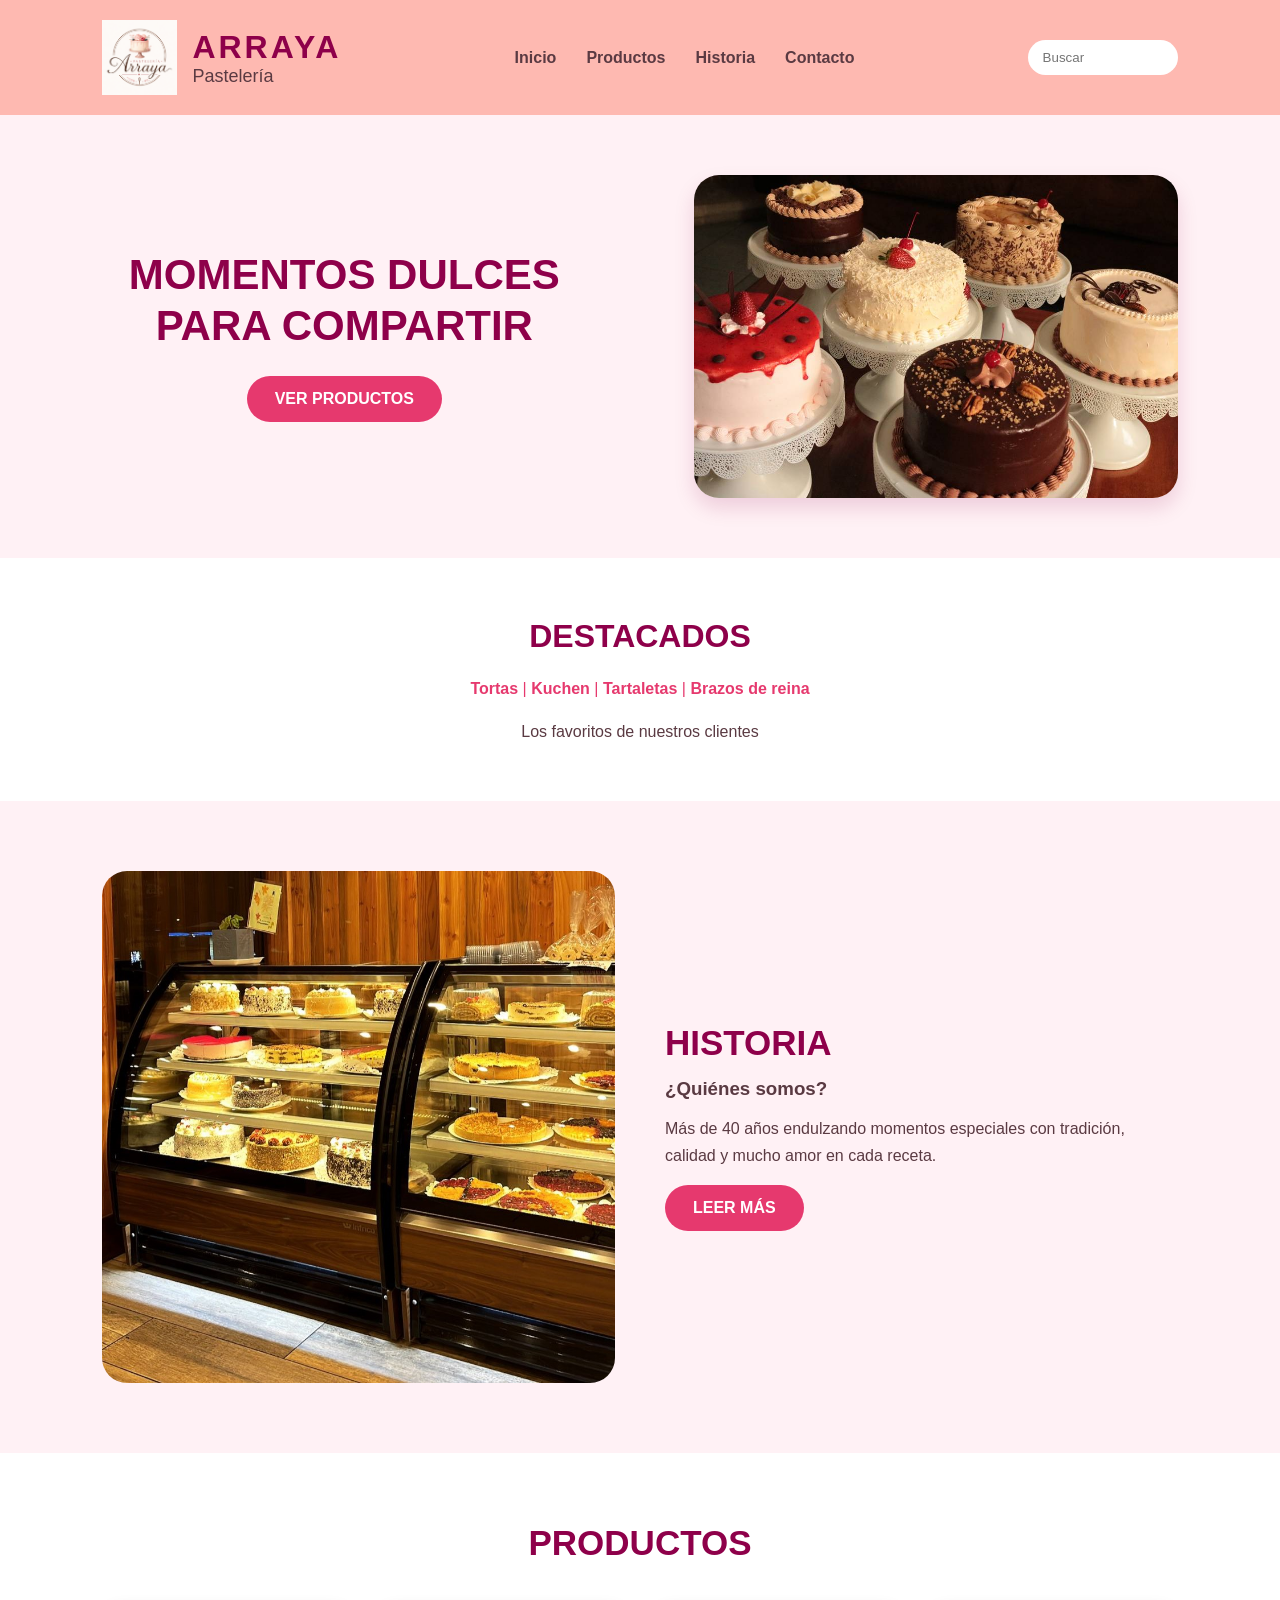
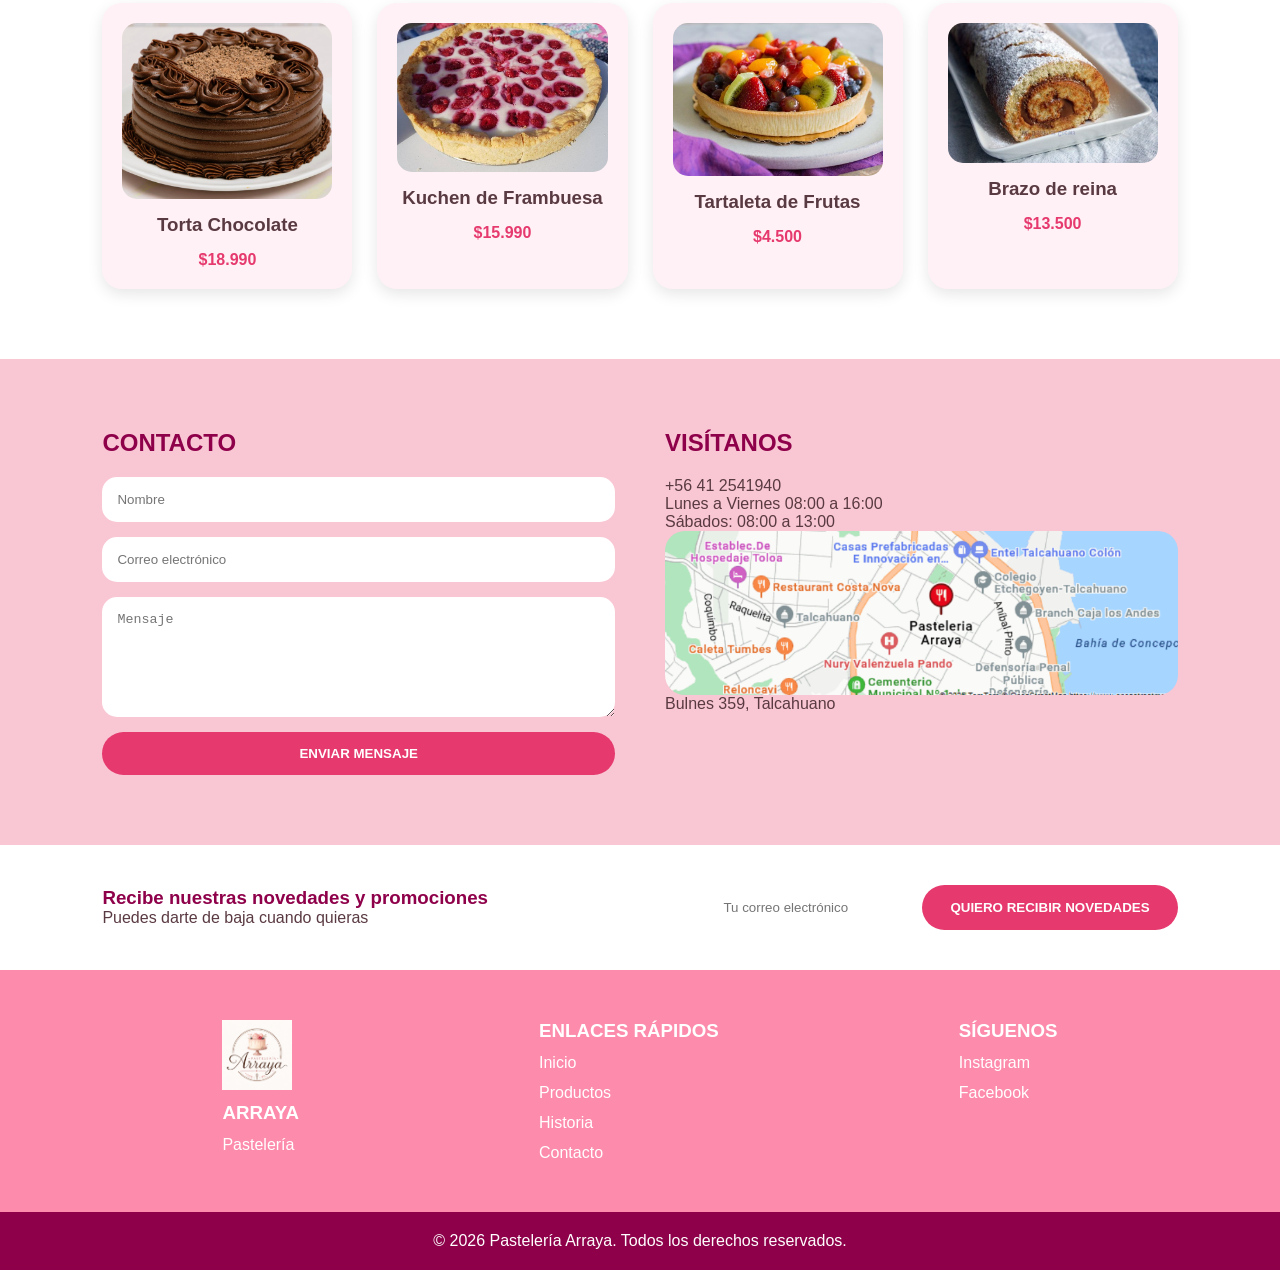
<file: inicio.html>
<!DOCTYPE html>
<html lang="es">

<img scr<head>

<meta charset="UTF-8">
<meta name="viewport" content="width=device-width, initial-scale=1.0">

<title>Pastelería Arraya</title>

<link rel="stylesheet" href="estilos.css">
<script src="interacciones.js" defer></script>

</head>

<body>

<header class="header">

<div class="logo">

<img src="img/logo.png" alt="Logo">

<div>
<h1>ARRAYA</h1>
<span>Pastelería</span>
</div>

</div>

<nav class="nav" id="menu">

<ul>

<li><a href="inicio.html">Inicio</a></li>

<li><a href="servicios.html">Productos</a></li>

<li><a href="historia.html">Historia</a></li>

<li><a href="#contacto">Contacto</a></li>

</ul>

</nav>

<div class="buscador">

<input type="text" id="busqueda" placeholder="Buscar">

</div>

</header>

<section class="hero">

    <div class="hero-texto">
        <h2>MOMENTOS DULCES PARA COMPARTIR</h2>
        <a href="servicios.html" class="button">VER PRODUCTOS</a>
    </div>

    <div class="hero-imagen">
        <img src="img/momentos-dulces.jpeg" alt="Momentos Dulces">
    </div>

</section>

</a>

</div>

<div class="hero-imagen">

</div>

</section>

<section class="destacados">

<h2>DESTACADOS</h2>

<div class="tabs">

<a href="#">Tortas</a>

<span>|</span>

<a href="#">Kuchen</a>

<span>|</span>

<a href="#">Tartaletas</a>

<span>|</span>

<a href="#">Brazos de reina</a>

</div>

<p>Los favoritos de nuestros clientes</p>

</section>

<section class="historia">

<div class="contenedor-historia">

<div class="historia-imagen">

<img src="img/historia.jpg" alt="Historia">

</div>

<div class="historia-contenido">

<h2>HISTORIA</h2>

<h3>¿Quiénes somos?</h3>

<p>Más de 40 años endulzando momentos especiales con tradición, calidad y mucho amor en cada receta.</p>

<a href="historia.html" class="button">LEER MÁS</a>

</div>

</div>

</section>

<section class="productos" id="productos">

<h2>PRODUCTOS</h2>

<div class="productos-grid">

<article class="producto">

<img src="img/torta-chocolate.jpeg" alt="Torta Chocolate">
<h3>Torta Chocolate</h3>
<p>$18.990</p>

</article>

<article class="producto">

<img src="img/kuchen-frambuesa.jpg" alt="Kuchen de Frambuesa">
<h3>Kuchen de Frambuesa</h3>
<p>$15.990</p>

</article>

<article class="producto">

<img src="img/tartaleta-frutas.jpg">
<h3>Tartaleta de Frutas</h3>
<p>$4.500</p>

</article>

<article class="producto">

<img src="img/brazo-reina.jpg">
<h3>Brazo de reina</h3>
<p>$13.500</p>

</article>

</div>

<div class="indicadores">

<span></span>
<span></span>
<span></span>

</div>

</section>


<section class="contacto" id="contacto">

<div class="caja-contacto">

<h2>CONTACTO</h2>

<form>

<input type="text" placeholder="Nombre">

<input type="email" placeholder="Correo electrónico">

<textarea placeholder="Mensaje"></textarea>

<button type="submit" class="button">ENVIAR MENSAJE</button>

</form>

</div>

<div class="caja-visitanos">

<h2>VISÍTANOS</h2>

<p>+56 41 2541940</p>

<p>Lunes a Viernes 08:00 a 16:00</p>

<p>Sábados: 08:00 a 13:00</p>

<div class="mapa">

<img src="img/mapa.png" alt="Mapa">

</div>

<p>Bulnes 359, Talcahuano</p>

</div>

</section>

<section class="newsletter">

<div>

<h3>Recibe nuestras novedades y promociones</h3>

<p>Puedes darte de baja cuando quieras</p>

</div>

<form>

<input type="email" placeholder="Tu correo electrónico">

<button class="button">QUIERO RECIBIR NOVEDADES</button>

</form>

</section>


<footer class="footer">

<div class="footer-col">

<img src="img/logo.png" alt="logo">

<h3>ARRAYA</h3>

<p>Pastelería</p>

</div>

<div class="footer-col">

<h3>ENLACES RÁPIDOS</h3>

<a href="inicio.html">Inicio</a>

<a href="servicios.html">Productos</a>

<a href="historia.html">Historia</a>

<a href="#contacto">Contacto</a>

</div>

<div class="footer-col">

<h3>SÍGUENOS</h3>

<a href="#">Instagram</a>

<a href="#">Facebook</a>

</div>

</footer>

<div class="copyright">

© 2026 Pastelería Arraya. Todos los derechos reservados.

</div>

</body>
</html>
</file>
<file: estilos.css>
*{
    margin:0;
    padding:0;
    box-sizing:border-box;
}


body{
    font-family:'Montserrat', Arial, sans-serif;
    background:#FFF1F5;
    color:#5A3A42;
}


img{
    max-width:100%;
    display:block;
}


a{
    text-decoration:none;
    color:inherit;
}


.header{

    width:100%;
    display:flex;
    justify-content:space-between;
    align-items:center;
    padding:20px 8%;
    background:#FEB9B1;

}


.logo{

    display:flex;
    align-items:center;
    gap:15px;

}


.logo img{

    width:75px;

}


.logo h1{

    font-size:32px;
    letter-spacing:3px;
    color:#8E004A;

}


.logo span{

    font-size:18px;
    color:#5A3A42;

}


.nav ul{

    list-style:none;
    display:flex;
    gap:30px;

}


.nav a{

    font-weight:bold;
    transition:.3s;

}


.nav a:hover{

    color:#E6396E;

}


.buscador input{

    width:150px;
    padding:10px 15px;
    border-radius:20px;
    border:none;

}


.hero {
    display: flex;
    justify-content: space-between; 
    align-items: center; 
    background: #FFF1F5;
    padding: 60px 8%; 
    gap: 40px;
}

.hero-texto {
    width: 45%;
    text-align: center; 
    display: flex;
    flex-direction: column;
    align-items: center;
}

.hero-texto h2 {
    font-size: 42px;
    color: #8E004A;
    margin-bottom: 25px;
    line-height: 1.2; 
}

.hero-imagen {
    width: 45%;
    display: flex;
    justify-content: center; 
}

.hero-imagen img {
    width: 100%;
    max-width: 550px; 
    border-radius: 25px;
    box-shadow: 0 10px 20px rgba(142, 0, 74, 0.15); 
}


.button{

    display:inline-block;
    background:#E6396E;
    color:white;
    padding:14px 28px;
    border-radius:30px;
    font-weight:bold;
    border:none;
    cursor:pointer;
    transition:.3s;

}


.button:hover{

    background:#FF3EA1;

}


.destacados{

    text-align:center;
    padding:60px 8%;
    background:white;

}


.destacados h2{

    color:#8E004A;
    font-size:32px;

}


.tabs{

    margin:25px 0;
    color:#E6396E;

}


.tabs a{

    font-weight:bold;

}


.historia{

    padding:70px 8%;
    background:#FFF1F5;

}


.contenedor-historia{

    display:flex;
    align-items:center;
    gap:50px;

}


.historia-imagen{

    width:50%;

}


.historia-imagen img{

    border-radius:25px;

}


.historia-contenido{

    width:50%;

}


.historia-contenido h2{

    color:#8E004A;
    font-size:35px;

}


.historia-contenido h3{

    margin:15px 0;

}


.historia-contenido p{

    line-height:1.7;
    margin-bottom:15px;

}


.productos{

    padding:70px 8%;
    text-align:center;
    background:white;

}


.productos h2{

    color:#8E004A;
    font-size:35px;

}


.productos-grid{

    margin-top:40px;
    display:grid;
    grid-template-columns:repeat(4,1fr);
    gap:25px;

}


.producto{

    background:#FFF1F5;
    padding:20px;
    border-radius:20px;
    box-shadow:0 5px 15px rgba(0,0,0,.1);

}


.producto img{

    border-radius:15px;

}


.producto h3{

    margin:15px 0;

}


.producto p{

    color:#E6396E;
    font-weight:bold;

}


.contacto{

    display:flex;
    gap:50px;
    padding:70px 8%;
    background:#F9C6D3;

}


.caja-contacto,
.caja-visitanos{

    width:50%;

}


.caja-contacto h2,
.caja-visitanos h2{

    color:#8E004A;
    margin-bottom:20px;

}


form{

    display:flex;
    flex-direction:column;
    gap:15px;

}


input,
textarea{

    padding:15px;
    border:none;
    border-radius:15px;

}


textarea{

    height:120px;

}


.mapa img{

    border-radius:20px;

}


.newsletter{

    display:flex;
    justify-content:space-between;
    align-items:center;
    padding:40px 8%;
    background:white;

}


.newsletter h3{

    color:#8E004A;

}


.newsletter form{

    flex-direction:row;

}


.footer{

    display:flex;
    justify-content:space-around;
    padding:50px 8%;
    background:#FD8BAC;
    color:white;

}


.footer-col{

    display:flex;
    flex-direction:column;
    gap:12px;

}


.footer-col img{

    width:70px;

}


.footer-col h3{

    color:white;

}


.copyright{

    background:#8E004A;
    color:white;
    text-align:center;
    padding:20px;

}


@media(max-width:768px){


.header{

    flex-direction:column;
    gap:20px;

}


.nav ul{

    flex-direction:column;
    text-align:center;

}


.hero,
.contenedor-historia,
.contacto,
.newsletter,
.footer{

    flex-direction:column;

}


.hero-texto,
.hero-imagen,
.historia-imagen,
.historia-contenido,
.caja-contacto,
.caja-visitanos{

    width:100%;

}


.productos-grid{

    grid-template-columns:1fr;

}


.newsletter form{

    flex-direction:column;

}

}


.landing-pantalla {
    height: 100vh;
    display: flex;
    align-items: center;
    justify-content: center;
    text-align: center;
    background: linear-gradient(rgba(255, 255, 255, 0.2), rgba(255, 255, 255, 0.2)), url('img/pasteleria.png');
    background-size: cover;
    background-position: center;
}

.landing-contenido {
    padding: 20px;
    max-width: 650px;
    width: 90%;
}

.landing-sup {
    font-size: 22px;
    color: #333;
    margin-bottom: -10px; 
}

.landing-titulo {
    font-size: 70px;
    color: #111; 
    letter-spacing: 3px;
    margin: 5px 0;
    font-family: 'Times New Roman', Times, serif; 
}

.landing-sub {
    font-size: 38px;
    color: #E6396E; 
    font-family: 'Brush Script MT', 'Lucida Handwriting', cursive; 
    margin-top: -20px; 
    margin-bottom: 30px;
    font-weight: normal;
}

.landing-desc {
    margin: 20px 0;
    line-height: 1.6;
    color: #222;
    font-size: 18px;
}

.landing-desc p strong {
    font-size: 22px; 
}

.btn-landing {
    display: inline-block;
    background: #E6396E;
    color: white;
    padding: 16px 40px;
    border-radius: 8px; 
    font-weight: bold;
    margin-top: 25px;
    font-size: 18px;
    transition: 0.3s;
}

.btn-landing:hover {
    background: #FF3EA1;
}
</file>
